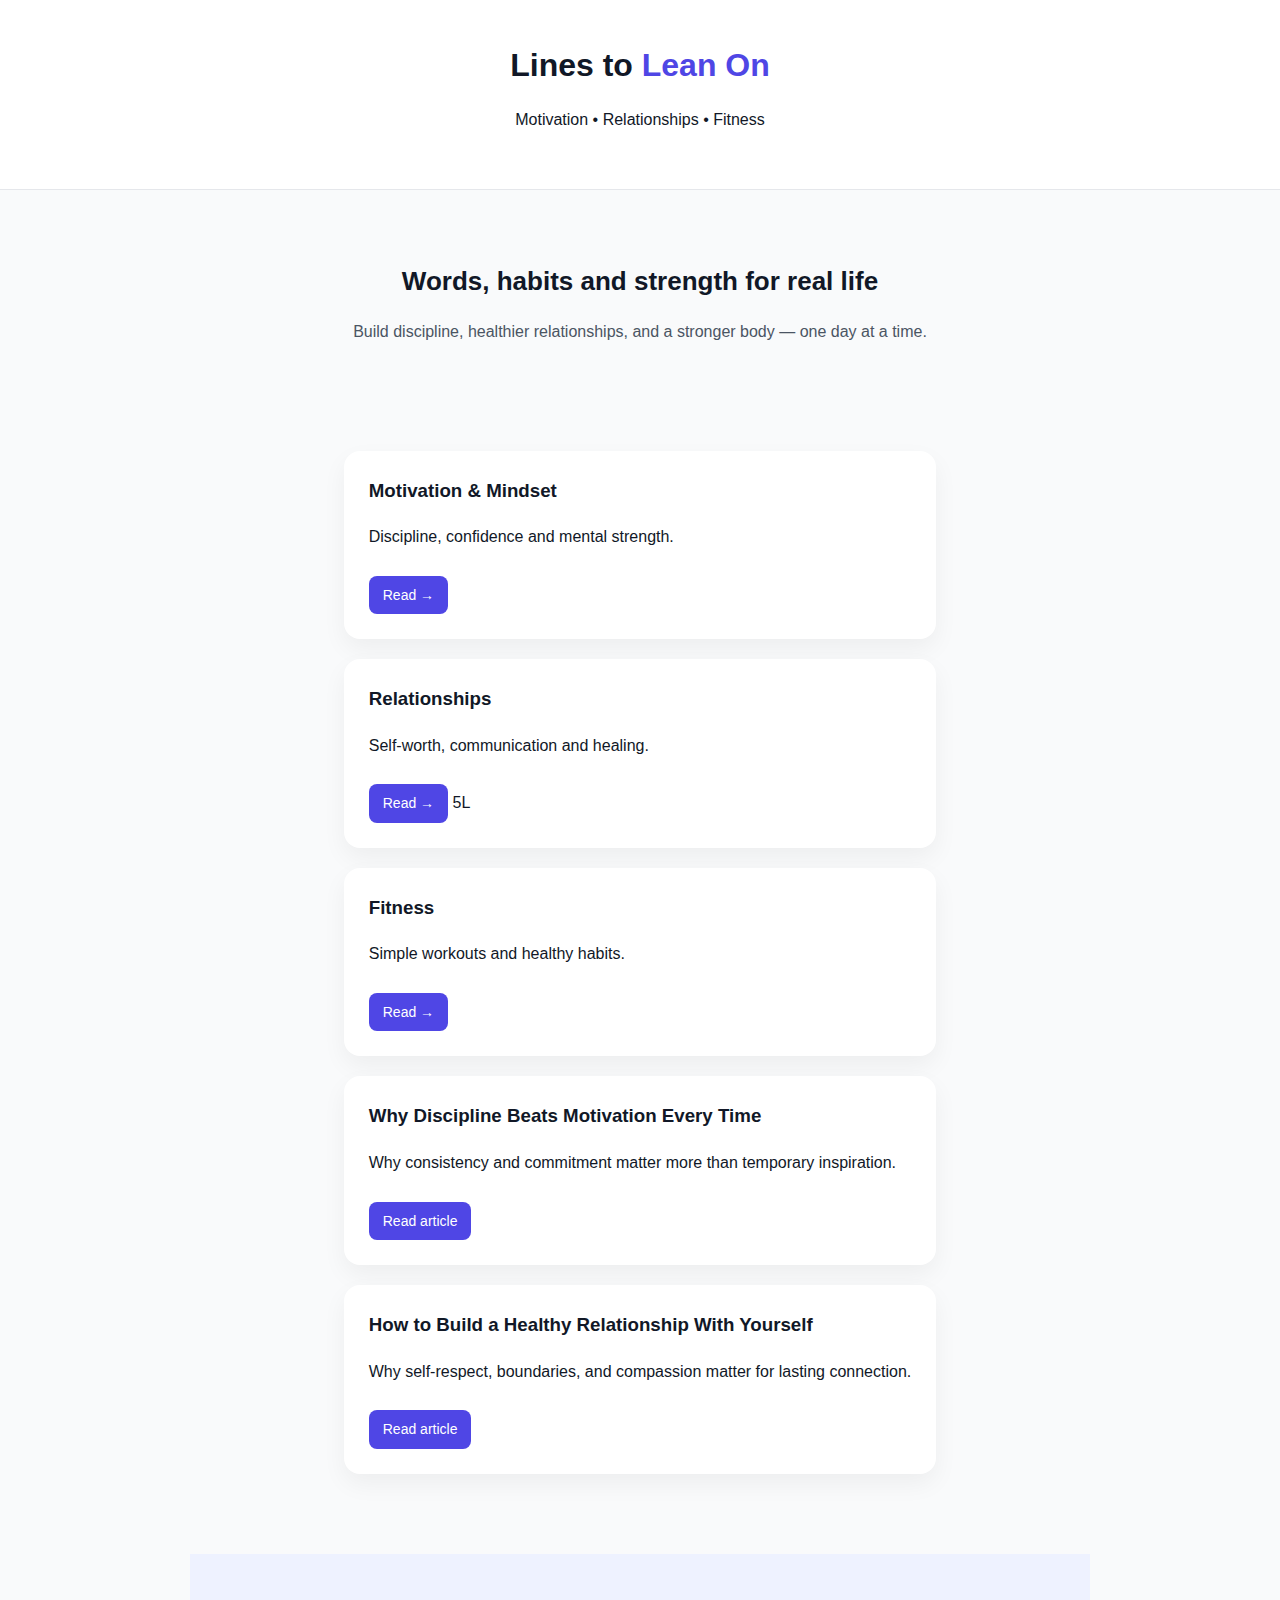
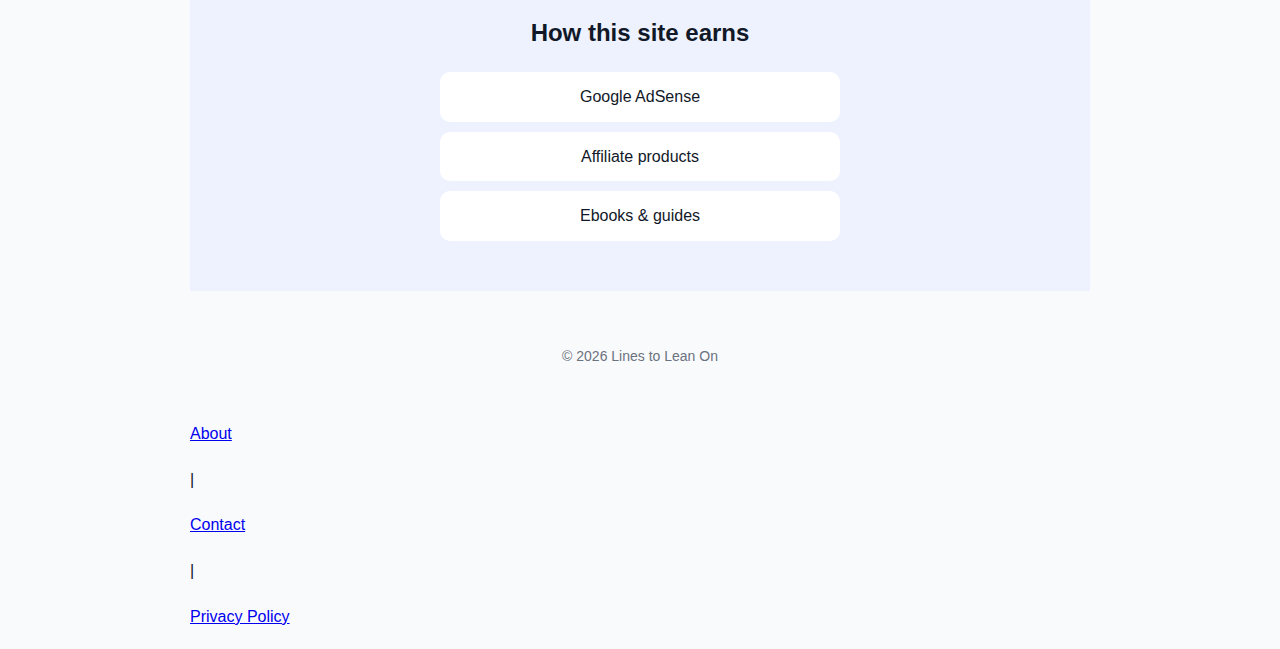
<file: index.html>
<!DOCTYPE html>
<html lang="en">
<script async src="https://pagead2.googlesyndication.com/pagead/js/adsbygoogle.js?client=ca-pub-6977256595766000"
     crossorigin="anonymous"></script>
<head>
  <meta charset="UTF-8" />
  <meta name="viewport" content="width=device-width, initial-scale=1.0"/>
  <title>Lines to Lean On</title>
  <meta name="description" content="Motivation, relationships and fitness to help you grow in mind, heart and body."/>
  <link rel="stylesheet" href="style.css"/>
</head>
<body>
  <header>
    <h1>Lines to <span>Lean On</span></h1>
    <p>Motivation • Relationships • Fitness</p>
  </header>

  <section class="hero">
    <h2>Words, habits and strength for real life</h2>
    <p>Build discipline, healthier relationships, and a stronger body — one day at a time.</p>
  </section>

  <section class="cards">
    <section class="cards">
  <div class="card">
    <h3>Motivation & Mindset</h3>
    <p>Discipline, confidence and mental strength.</p>
    <a href="article1.html">Read →</a>
  </div>
         
  <div class="card">
    <h3>Relationships</h3>
    <p>Self-worth, communication and healing.</p>
    <a href="article2.html">Read →</a>
5L  </div>
         
  <div class="card">
    <h3>Fitness</h3>
    <p>Simple workouts and healthy habits.</p>
    <a href="article3.html">Read →</a>
  </div>
         
<div class="card">
  <h3>Why Discipline Beats Motivation Every Time</h3>
  <p>Why consistency and commitment matter more than temporary inspiration.</p>
  <a href="discipline-vs-motivation.html">Read article</a>
</div>
        <div class="card">
  <h3>How to Build a Healthy Relationship With Yourself</h3>
  <p>Why self-respect, boundaries, and compassion matter for lasting connection.</p>
  <a href="healthy-relationship-with-yourself.html">Read article</a>
</div>
         
</section>

  <section class="monetize">
    <h2>How this site earns</h2>
    <ul>
      <li>Google AdSense</li>
      <li>Affiliate products</li>
      <li>Ebooks & guides</li>
  
   </ul>
  </section>

  <footer>
    <p>© 2026 Lines to Lean On</p>
  </footer>
</body>
</html>
<a href="about.html">About</a> |
<a href="contact.html">Contact</a> |
<a href="privacy.html">Privacy Policy</a>
</file>
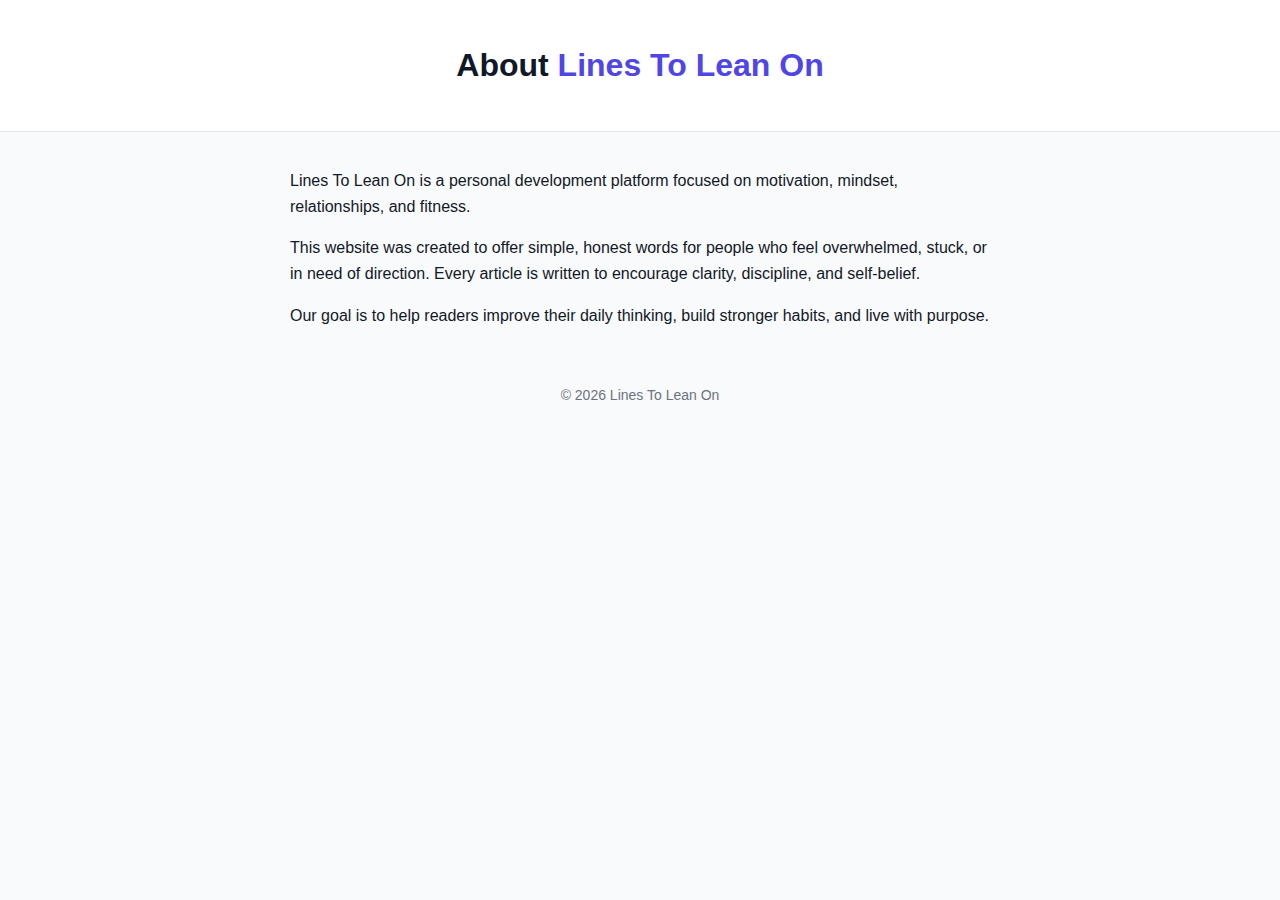
<file: about.html>
<!DOCTYPE html>
<html lang="en">
<head>
  <meta charset="UTF-8">
  <title>About | Lines To Lean On</title>
  <link rel="stylesheet" href="style.css">
</head>
<body>

<header>
  <h1>About <span>Lines To Lean On</span></h1>
</header>

<div class="content">
  <p>
    Lines To Lean On is a personal development platform focused on motivation,
    mindset, relationships, and fitness.
  </p>

  <p>
    This website was created to offer simple, honest words for people who feel
    overwhelmed, stuck, or in need of direction. Every article is written to
    encourage clarity, discipline, and self-belief.
  </p>

  <p>
    Our goal is to help readers improve their daily thinking, build stronger
    habits, and live with purpose.
  </p>
</div>

<footer>
  © 2026 Lines To Lean On
</footer>

</body>
</html>
</file>
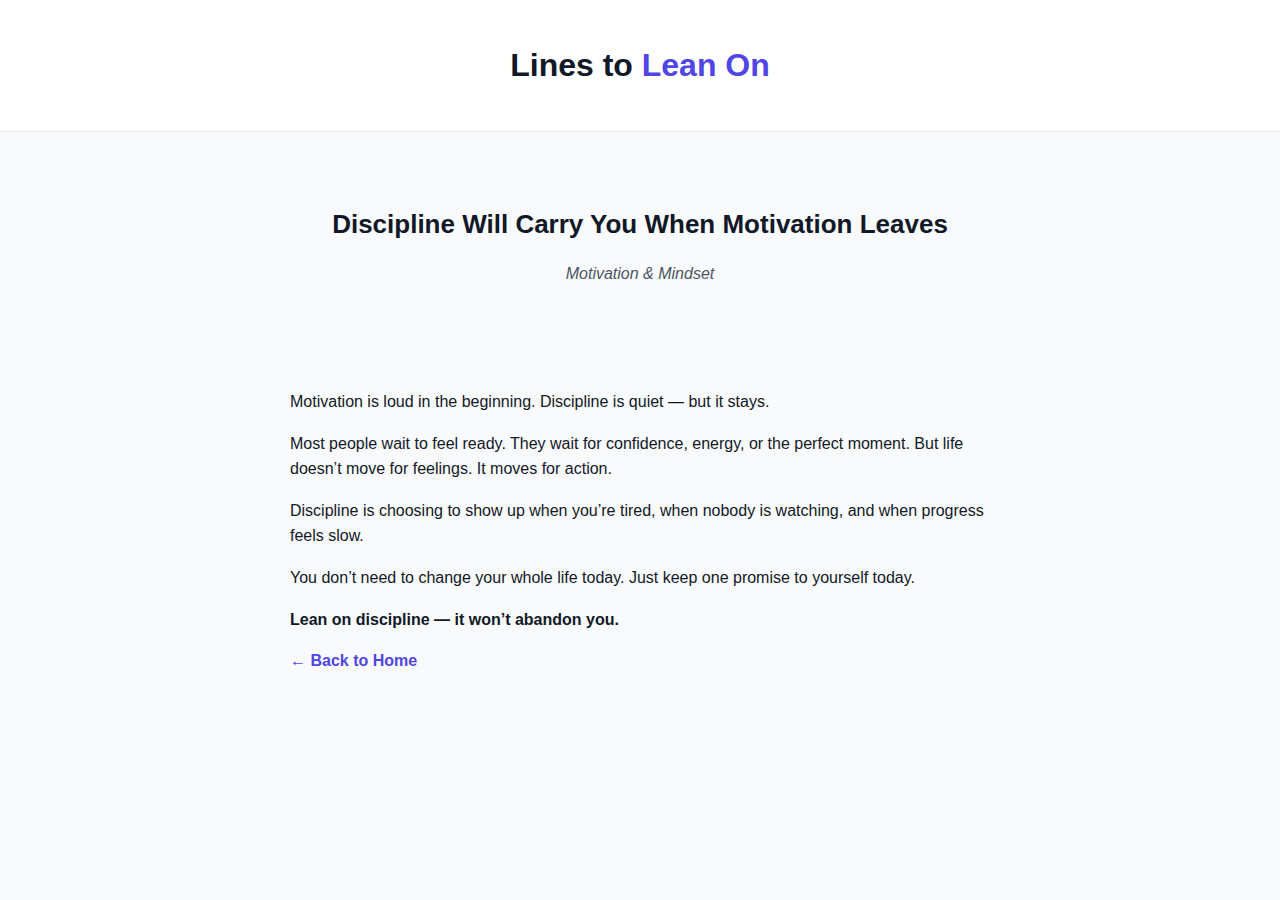
<file: article1.html>
<!DOCTYPE html>
<html lang="en">
<head>
  <meta charset="UTF-8">
  <title>Discipline Will Carry You | Lines to Lean On</title>
  <meta name="viewport" content="width=device-width, initial-scale=1.0">
  <link rel="stylesheet" href="style.css">
</head>
<body>

<header>
  <h1>Lines to <span>Lean On</span></h1>
</header>

<section class="hero">
  <h2>Discipline Will Carry You When Motivation Leaves</h2>
  <p><em>Motivation & Mindset</em></p>
</section>

<section class="content">
  <p>Motivation is loud in the beginning. Discipline is quiet — but it stays.</p>

  <p>Most people wait to feel ready. They wait for confidence, energy, or the perfect moment. But life doesn’t move for feelings. It moves for action.</p>

  <p>Discipline is choosing to show up when you’re tired, when nobody is watching, and when progress feels slow.</p>

  <p>You don’t need to change your whole life today. Just keep one promise to yourself today.</p>

  <p><strong>Lean on discipline — it won’t abandon you.</strong></p>

  <a href="index.html">← Back to Home</a>
</section>

</body>
</html>
</file>
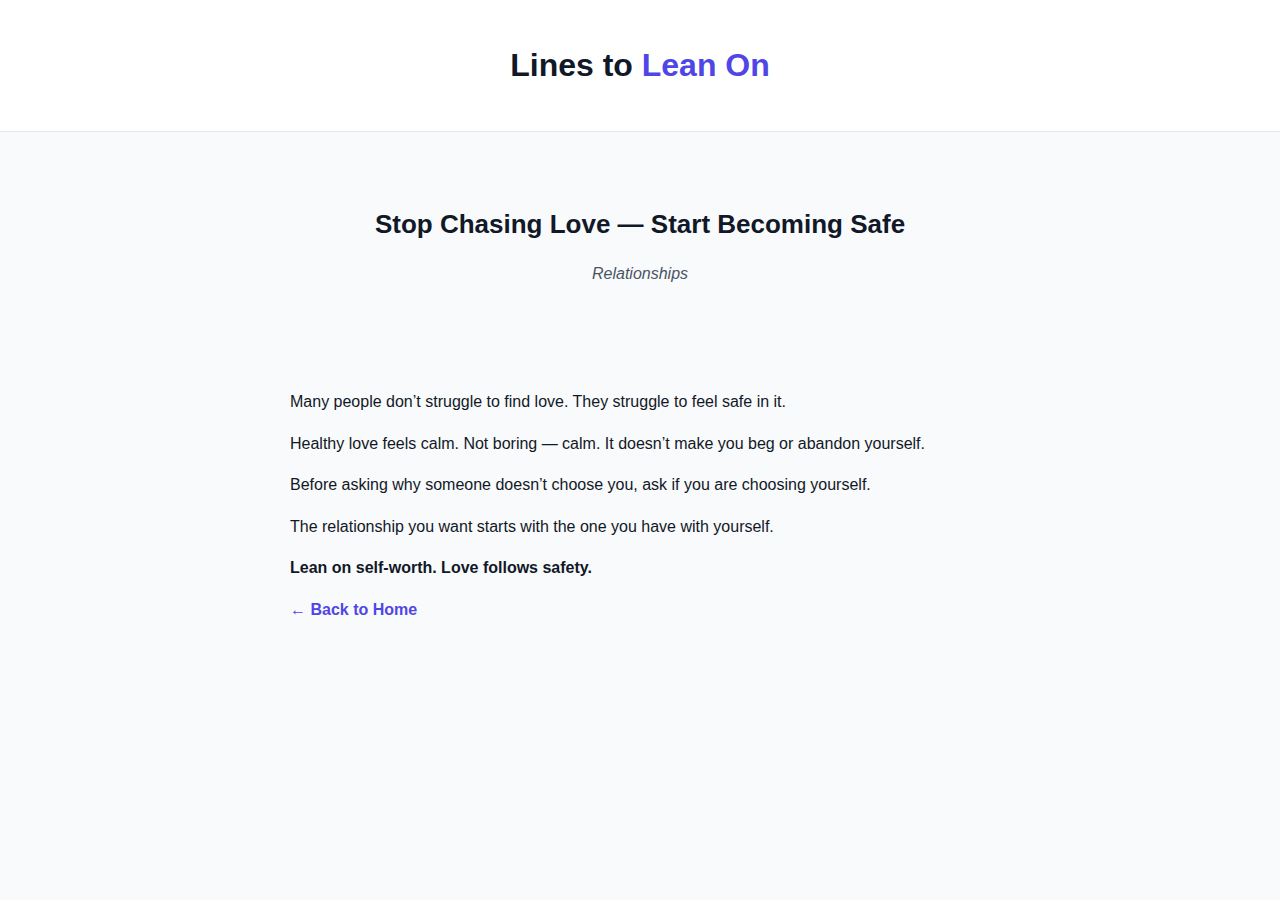
<file: article2.html>
<!DOCTYPE html>
<html lang="en">
<head>
  <meta charset="UTF-8">
  <title>Stop Chasing Love | Lines to Lean On</title>
  <meta name="viewport" content="width=device-width, initial-scale=1.0">
  <link rel="stylesheet" href="style.css">
</head>
<body>

<header>
  <h1>Lines to <span>Lean On</span></h1>
</header>

<section class="hero">
  <h2>Stop Chasing Love — Start Becoming Safe</h2>
  <p><em>Relationships</em></p>
</section>

<section class="content">
  <p>Many people don’t struggle to find love. They struggle to feel safe in it.</p>

  <p>Healthy love feels calm. Not boring — calm. It doesn’t make you beg or abandon yourself.</p>

  <p>Before asking why someone doesn’t choose you, ask if you are choosing yourself.</p>

  <p>The relationship you want starts with the one you have with yourself.</p>

  <p><strong>Lean on self-worth. Love follows safety.</strong></p>

  <a href="index.html">← Back to Home</a>
</section>

</body>
</html>
</file>
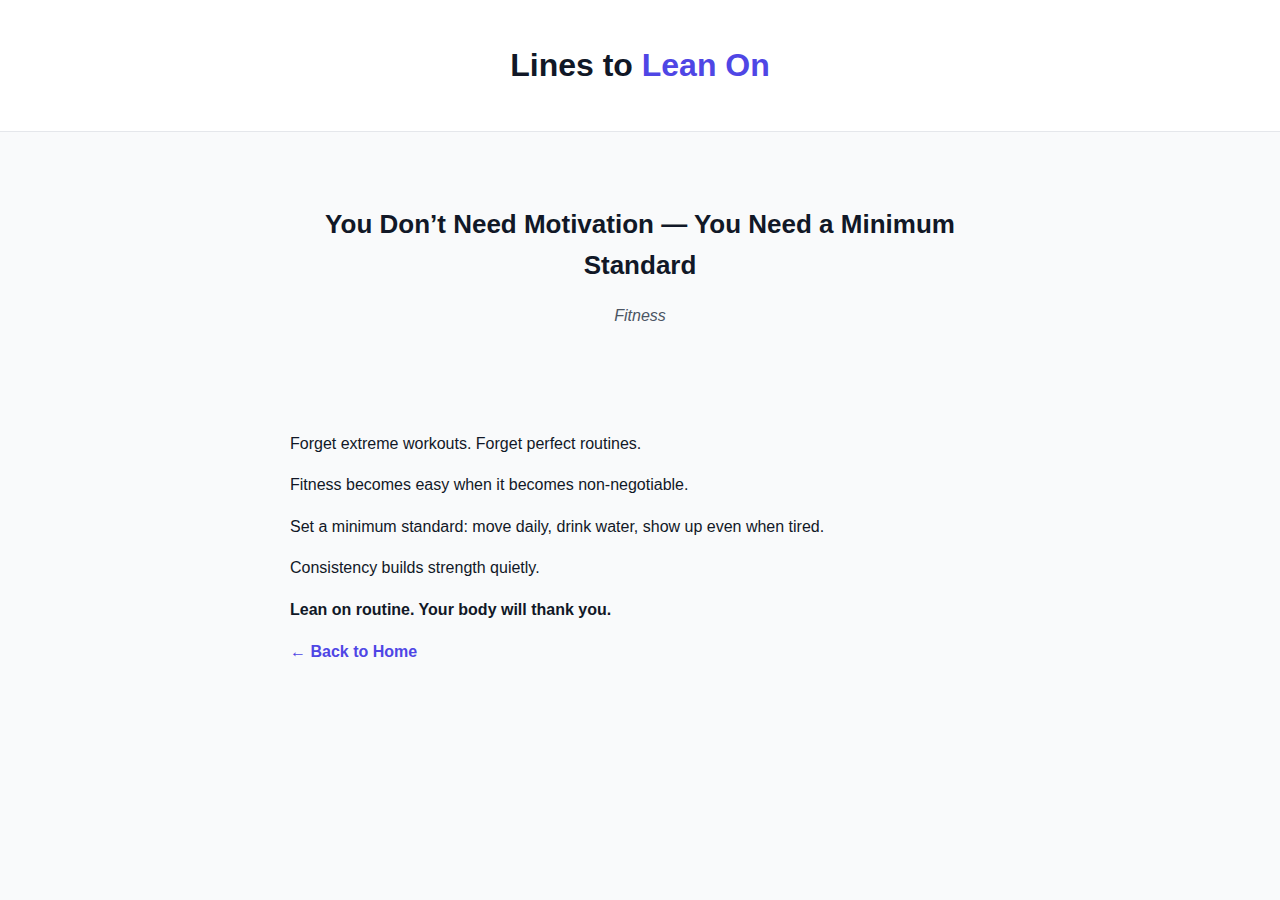
<file: article3.html>
<!DOCTYPE html>
<html lang="en">
<head>
  <meta charset="UTF-8">
  <title>Minimum Fitness Standard | Lines to Lean On</title>
  <meta name="viewport" content="width=device-width, initial-scale=1.0">
  <link rel="stylesheet" href="style.css">
</head>
<body>

<header>
  <h1>Lines to <span>Lean On</span></h1>
</header>

<section class="hero">
  <h2>You Don’t Need Motivation — You Need a Minimum Standard</h2>
  <p><em>Fitness</em></p>
</section>

<section class="content">
  <p>Forget extreme workouts. Forget perfect routines.</p>

  <p>Fitness becomes easy when it becomes non-negotiable.</p>

  <p>Set a minimum standard: move daily, drink water, show up even when tired.</p>

  <p>Consistency builds strength quietly.</p>

  <p><strong>Lean on routine. Your body will thank you.</strong></p>

  <a href="index.html">← Back to Home</a>
</section>

</body>
</html>
</file>
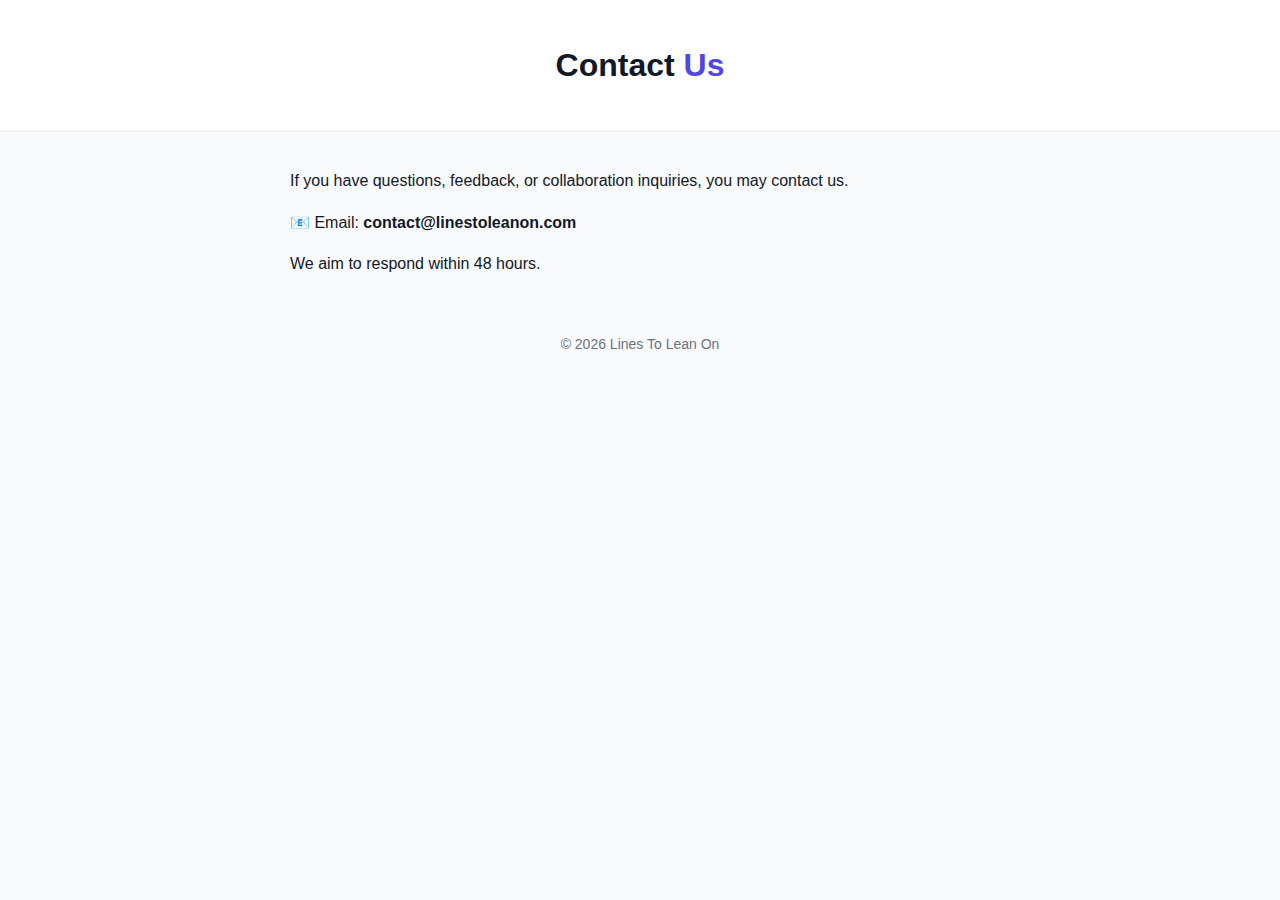
<file: contact.html>
<!DOCTYPE html>
<html lang="en">
<head>
  <meta charset="UTF-8">
  <title>Contact | Lines To Lean On</title>
  <link rel="stylesheet" href="style.css">
</head>
<body>

<header>
  <h1>Contact <span>Us</span></h1>
</header>

<div class="content">
  <p>
    If you have questions, feedback, or collaboration inquiries, you may contact us.
  </p>

  <p>
    📧 Email: <strong>contact@linestoleanon.com</strong>
  </p>

  <p>
    We aim to respond within 48 hours.
  </p>
</div>

<footer>
  © 2026 Lines To Lean On
</footer>

</body>
</html>
</file>
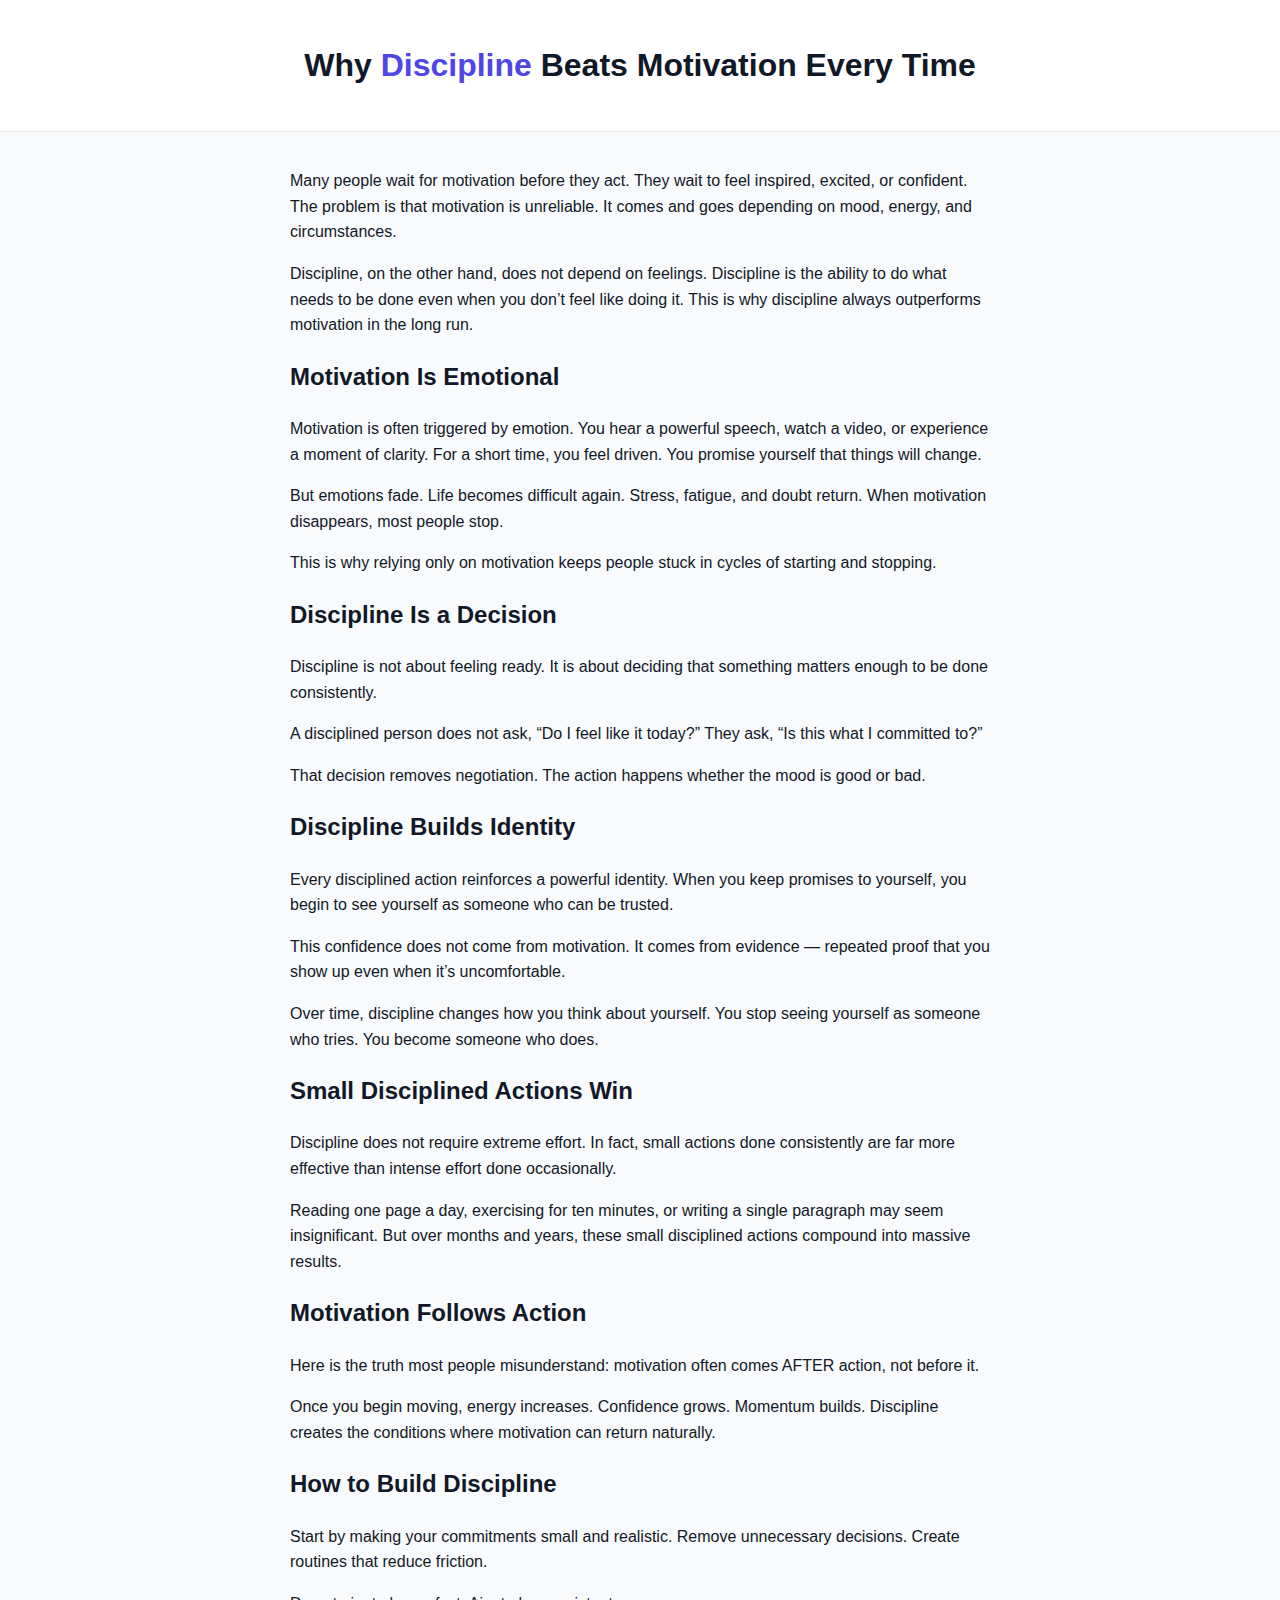
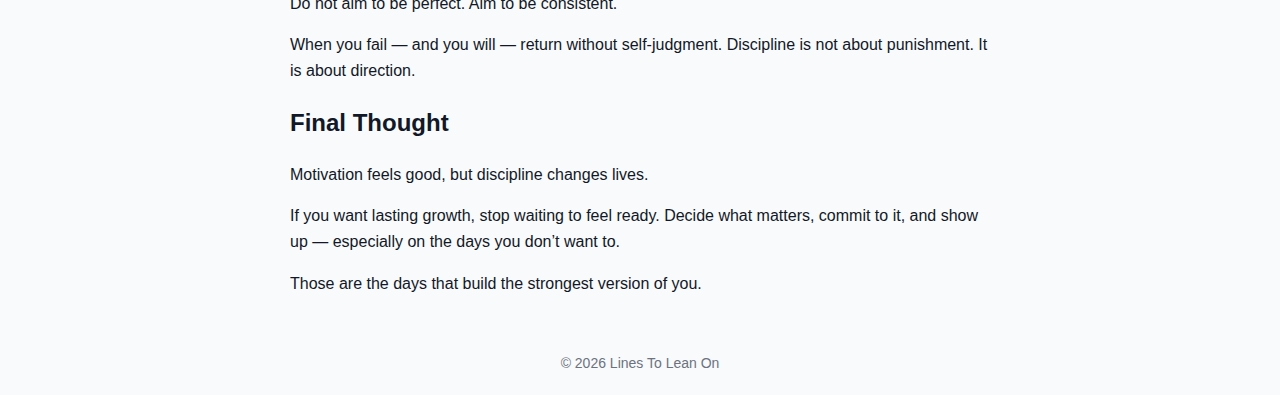
<file: discipline-vs-motivation.html>
<!DOCTYPE html>
<html lang="en">
<head>
  <meta charset="UTF-8">
  <title>Why Discipline Beats Motivation Every Time | Lines To Lean On</title>
  <link rel="stylesheet" href="style.css">
</head>
<body>

<header>
  <h1>Why <span>Discipline</span> Beats Motivation Every Time</h1>
</header>

<div class="content">

<p>
Many people wait for motivation before they act. They wait to feel inspired,
excited, or confident. The problem is that motivation is unreliable. It comes
and goes depending on mood, energy, and circumstances.
</p>

<p>
Discipline, on the other hand, does not depend on feelings. Discipline is the
ability to do what needs to be done even when you don’t feel like doing it.
This is why discipline always outperforms motivation in the long run.
</p>

<h2>Motivation Is Emotional</h2>

<p>
Motivation is often triggered by emotion. You hear a powerful speech, watch a
video, or experience a moment of clarity. For a short time, you feel driven.
You promise yourself that things will change.
</p>

<p>
But emotions fade. Life becomes difficult again. Stress, fatigue, and doubt
return. When motivation disappears, most people stop.
</p>

<p>
This is why relying only on motivation keeps people stuck in cycles of starting
and stopping.
</p>

<h2>Discipline Is a Decision</h2>

<p>
Discipline is not about feeling ready. It is about deciding that something
matters enough to be done consistently.
</p>

<p>
A disciplined person does not ask, “Do I feel like it today?”  
They ask, “Is this what I committed to?”
</p>

<p>
That decision removes negotiation. The action happens whether the mood is good
or bad.
</p>

<h2>Discipline Builds Identity</h2>

<p>
Every disciplined action reinforces a powerful identity. When you keep promises
to yourself, you begin to see yourself as someone who can be trusted.
</p>

<p>
This confidence does not come from motivation. It comes from evidence —
repeated proof that you show up even when it’s uncomfortable.
</p>

<p>
Over time, discipline changes how you think about yourself. You stop seeing
yourself as someone who tries. You become someone who does.
</p>

<h2>Small Disciplined Actions Win</h2>

<p>
Discipline does not require extreme effort. In fact, small actions done
consistently are far more effective than intense effort done occasionally.
</p>

<p>
Reading one page a day, exercising for ten minutes, or writing a single
paragraph may seem insignificant. But over months and years, these small
disciplined actions compound into massive results.
</p>

<h2>Motivation Follows Action</h2>

<p>
Here is the truth most people misunderstand: motivation often comes AFTER
action, not before it.
</p>

<p>
Once you begin moving, energy increases. Confidence grows. Momentum builds.
Discipline creates the conditions where motivation can return naturally.
</p>

<h2>How to Build Discipline</h2>

<p>
Start by making your commitments small and realistic. Remove unnecessary
decisions. Create routines that reduce friction.
</p>

<p>
Do not aim to be perfect. Aim to be consistent.
</p>

<p>
When you fail — and you will — return without self-judgment. Discipline is not
about punishment. It is about direction.
</p>

<h2>Final Thought</h2>

<p>
Motivation feels good, but discipline changes lives.
</p>

<p>
If you want lasting growth, stop waiting to feel ready. Decide what matters,
commit to it, and show up — especially on the days you don’t want to.
</p>

<p>
Those are the days that build the strongest version of you.
</p>

</div>

<footer>
  © 2026 Lines To Lean On
</footer>

</body>
</html>
</file>
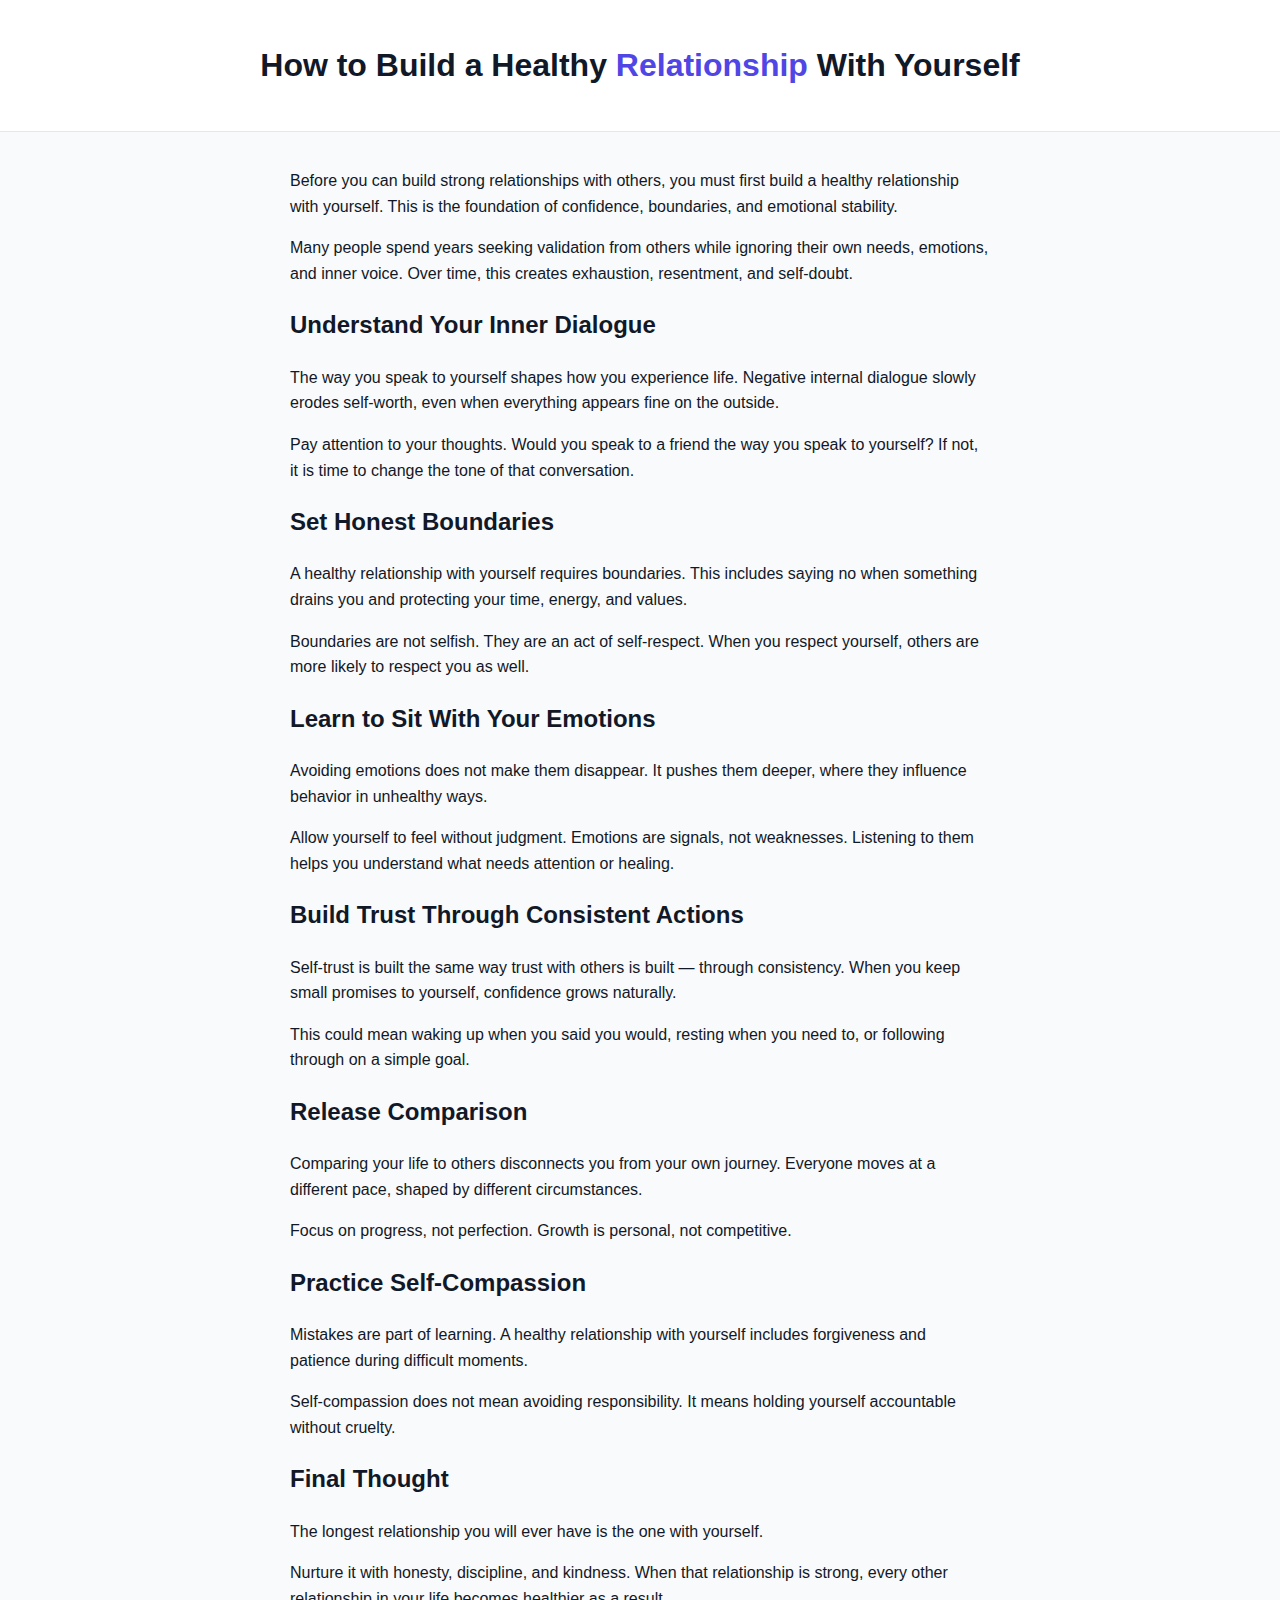
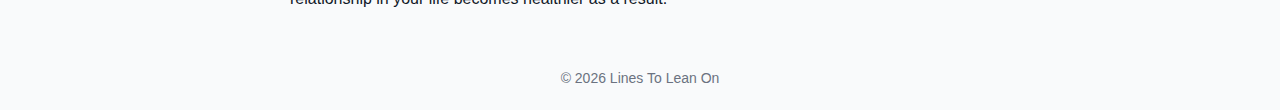
<file: healthy-relationship-with-yourself.html>
<!DOCTYPE html>
<html lang="en">
<head>
  <meta charset="UTF-8">
  <title>How to Build a Healthy Relationship With Yourself | Lines To Lean On</title>
  <link rel="stylesheet" href="style.css">
</head>
<body>

<header>
  <h1>How to Build a Healthy <span>Relationship</span> With Yourself</h1>
</header>

<div class="content">

<p>
Before you can build strong relationships with others, you must first build a
healthy relationship with yourself. This is the foundation of confidence,
boundaries, and emotional stability.
</p>

<p>
Many people spend years seeking validation from others while ignoring their own
needs, emotions, and inner voice. Over time, this creates exhaustion,
resentment, and self-doubt.
</p>

<h2>Understand Your Inner Dialogue</h2>

<p>
The way you speak to yourself shapes how you experience life. Negative internal
dialogue slowly erodes self-worth, even when everything appears fine on the
outside.
</p>

<p>
Pay attention to your thoughts. Would you speak to a friend the way you speak
to yourself? If not, it is time to change the tone of that conversation.
</p>

<h2>Set Honest Boundaries</h2>

<p>
A healthy relationship with yourself requires boundaries. This includes saying
no when something drains you and protecting your time, energy, and values.
</p>

<p>
Boundaries are not selfish. They are an act of self-respect. When you respect
yourself, others are more likely to respect you as well.
</p>

<h2>Learn to Sit With Your Emotions</h2>

<p>
Avoiding emotions does not make them disappear. It pushes them deeper, where
they influence behavior in unhealthy ways.
</p>

<p>
Allow yourself to feel without judgment. Emotions are signals, not weaknesses.
Listening to them helps you understand what needs attention or healing.
</p>

<h2>Build Trust Through Consistent Actions</h2>

<p>
Self-trust is built the same way trust with others is built — through
consistency. When you keep small promises to yourself, confidence grows
naturally.
</p>

<p>
This could mean waking up when you said you would, resting when you need to, or
following through on a simple goal.
</p>

<h2>Release Comparison</h2>

<p>
Comparing your life to others disconnects you from your own journey. Everyone
moves at a different pace, shaped by different circumstances.
</p>

<p>
Focus on progress, not perfection. Growth is personal, not competitive.
</p>

<h2>Practice Self-Compassion</h2>

<p>
Mistakes are part of learning. A healthy relationship with yourself includes
forgiveness and patience during difficult moments.
</p>

<p>
Self-compassion does not mean avoiding responsibility. It means holding
yourself accountable without cruelty.
</p>

<h2>Final Thought</h2>

<p>
The longest relationship you will ever have is the one with yourself.
</p>

<p>
Nurture it with honesty, discipline, and kindness. When that relationship is
strong, every other relationship in your life becomes healthier as a result.
</p>

</div>

<footer>
  © 2026 Lines To Lean On
</footer>

</body>
</html>
</file>
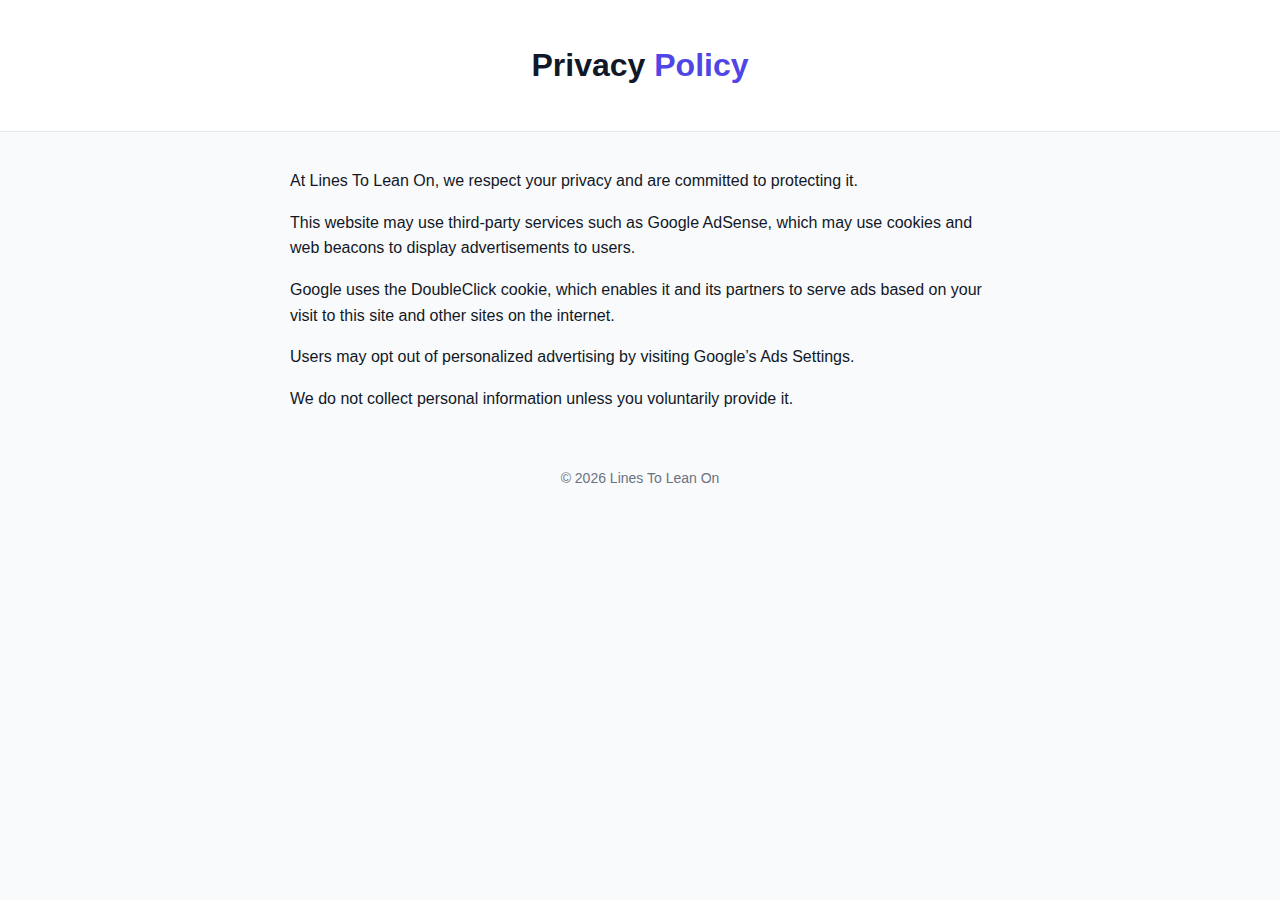
<file: privacy.html>
<!DOCTYPE html>
<html lang="en">
<head>
  <meta charset="UTF-8">
  <title>Privacy Policy | Lines To Lean On</title>
  <link rel="stylesheet" href="style.css">
</head>
<body>

<header>
  <h1>Privacy <span>Policy</span></h1>
</header>

<div class="content">
  <p>
    At Lines To Lean On, we respect your privacy and are committed to protecting it.
  </p>

  <p>
    This website may use third-party services such as Google AdSense, which may
    use cookies and web beacons to display advertisements to users.
  </p>

  <p>
    Google uses the DoubleClick cookie, which enables it and its partners to serve
    ads based on your visit to this site and other sites on the internet.
  </p>

  <p>
    Users may opt out of personalized advertising by visiting Google’s Ads Settings.
  </p>

  <p>
    We do not collect personal information unless you voluntarily provide it.
  </p>
</div>

<footer>
  © 2026 Lines To Lean On
</footer>

</body>
</html>
</file>
<file: style.css>
body {
  margin: 0;
  font-family: -apple-system, BlinkMacSystemFont, "Segoe UI", Roboto, Arial, sans-serif;
  background: #f9fafb;
  color: #111827;
  line-height: 1.6;
}

/* Header */
header {
  padding: 40px 20px;
  background: white;
  border-bottom: 1px solid #e5e7eb;
  text-align: center;
}

header h1 {
  margin: 0;
  font-size: 32px;
}

header span {
  color: #4f46e5;
}

/* Hero section */
.hero {
  padding: 50px 20px;
  max-width: 700px;
  margin: auto;
  text-align: center;
}

.hero h2 {
  font-size: 26px;
  margin-bottom: 10px;
}

.hero p {
  color: #4b5563;
}

/* Cards */
.cards {
  display: grid;
  gap: 20px;
  padding: 20px;
  max-width: 900px;
  margin: auto;
}

.card {
  background: white;
  padding: 25px;
  border-radius: 16px;
  box-shadow: 0 10px 25px rgba(0,0,0,0.05);
  text-align: left;
}

.card h3 {
  margin-top: 0;
}

.card a {
  display: inline-block;
  margin-top: 10px;
  text-decoration: none;
  color: white;
  background: #4f46e5;
  padding: 8px 14px;
  border-radius: 8px;
  font-size: 14px;
}

/* Article content */
.content {
  max-width: 700px;
  margin: auto;
  padding: 20px;
}

.content p {
  margin-bottom: 16px;
}

.content a {
  text-decoration: none;
  color: #4f46e5;
  font-weight: bold;
}

/* Monetization section */
.monetize {
  background: #eef2ff;
  padding: 40px 20px;
  margin-top: 40px;
}

.monetize h2 {
  text-align: center;
}

.monetize ul {
  list-style: none;
  padding: 0;
  max-width: 400px;
  margin: 20px auto 0;
}

.monetize li {
  background: white;
  margin-bottom: 10px;
  padding: 12px;
  border-radius: 10px;
  text-align: center;
}

/* Footer */
footer {
  text-align: center;
  padding: 20px;
  font-size: 14px;
  color: #6b7280;
}
</file>
